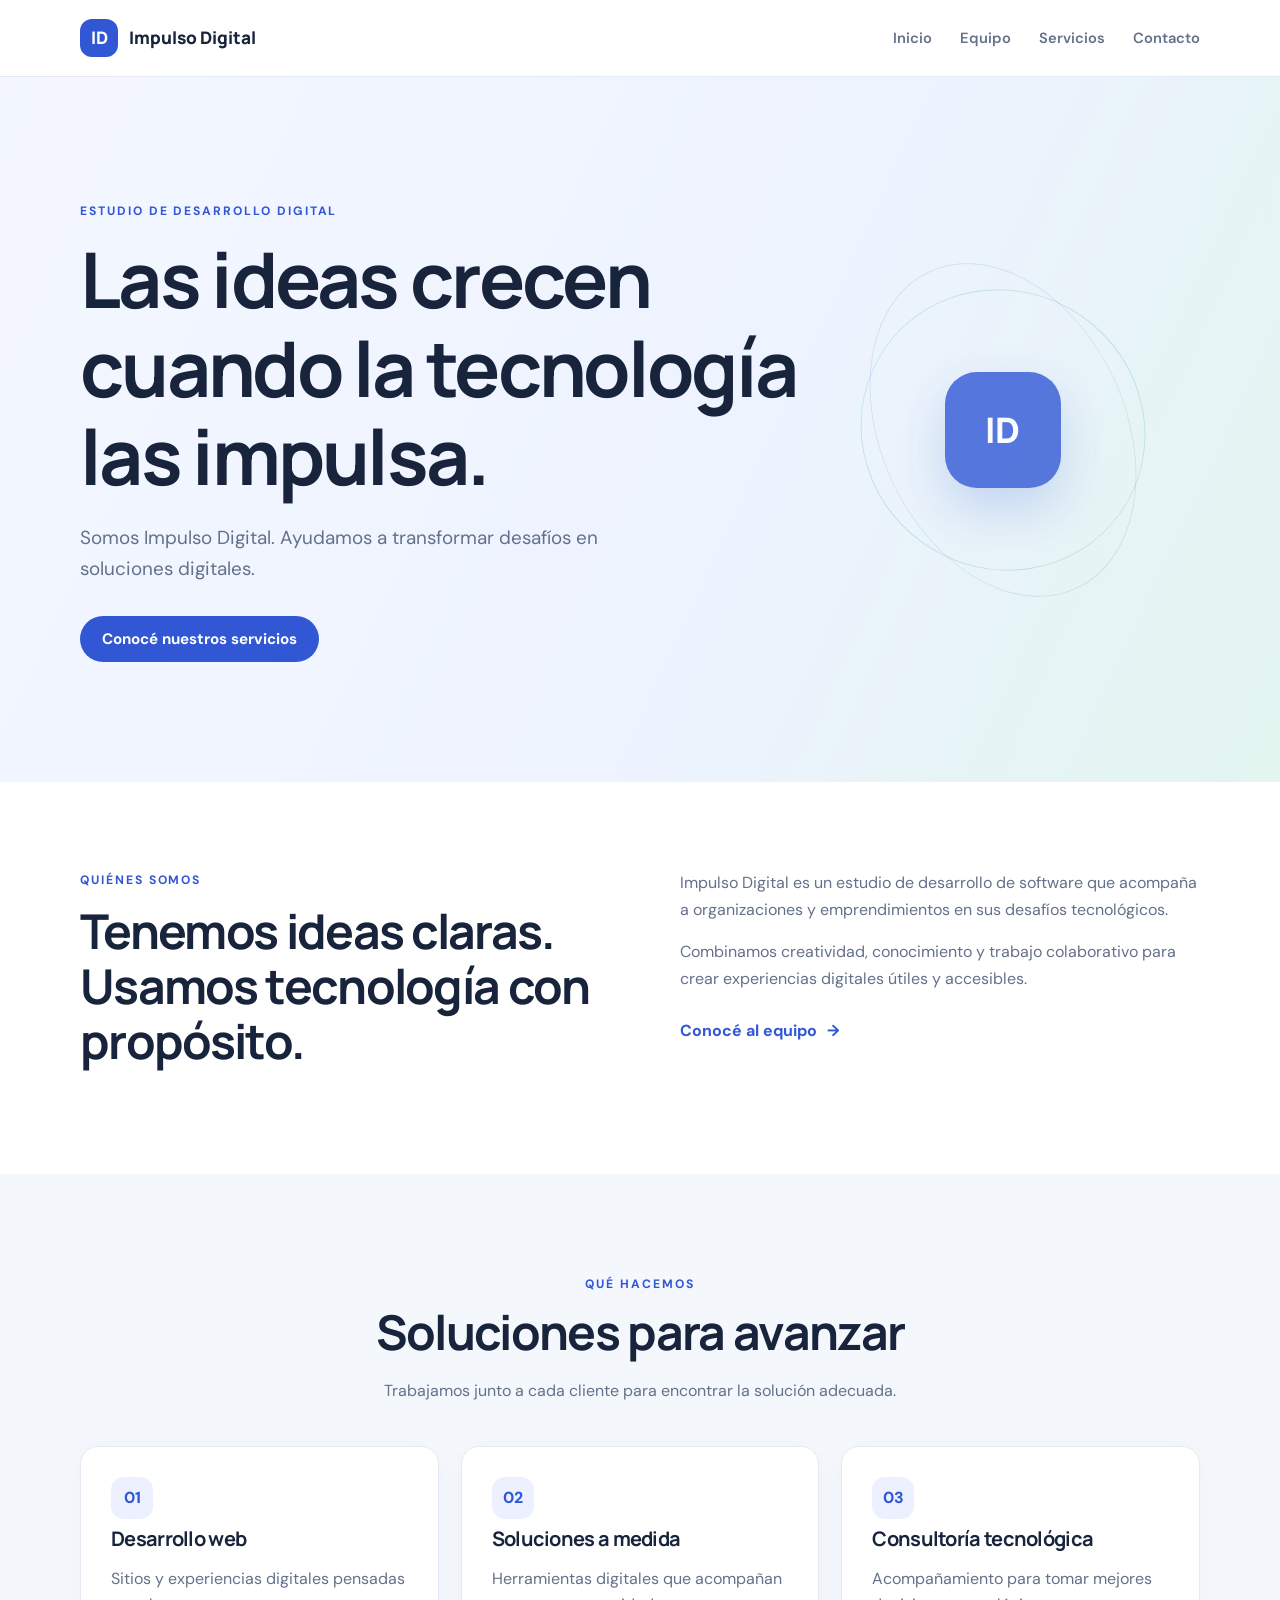
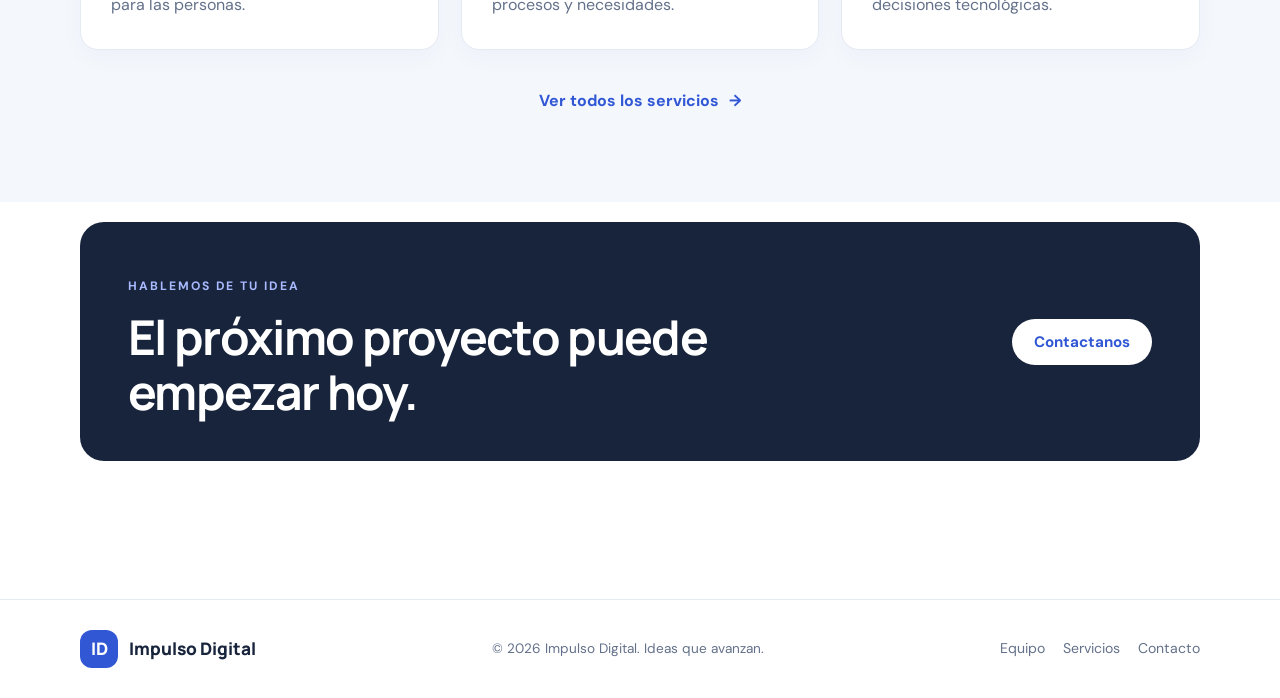
<file: index.html>
<!DOCTYPE html>
<html lang="es">
<head>
  <meta charset="UTF-8">
  <meta name="viewport" content="width=device-width, initial-scale=1.0">
  <meta name="description" content="Impulso Digital: tecnología que impulsa ideas.">
  <title>Impulso Digital | Inicio</title>
  <link rel="stylesheet" href="css/style.css">
</head>
<body>
  <div id="navbar-container"></div>

  <main>
    <section class="hero">
      <div class="container hero-content">
        <p class="eyebrow">ESTUDIO DE DESARROLLO DIGITAL</p>
        <h1>Las ideas crecen cuando la tecnología las impulsa.</h1>
        <p class="hero-copy">
          Somos Impulso Digital. Ayudamos a transformar desafíos en soluciones digitales.
        </p>
        <a class="button button-primary" href="servicios.html">Conocé nuestros servicios</a>
      </div>

      <div class="hero-decoration" aria-hidden="true">
        <div class="orbit orbit-one"></div>
        <div class="orbit orbit-two"></div>
        <div class="orbit-center">ID</div>
      </div>
    </section>

    <section class="section intro-section">
      <div class="container two-column">
        <div>
          <p class="eyebrow">QUIÉNES SOMOS</p>
          <h2>Tenemos ideas claras. Usamos tecnología con propósito.</h2>
        </div>

        <div>
          <p>
            Impulso Digital es un estudio de desarrollo de software que acompaña a organizaciones y
            emprendimientos en sus desafíos tecnológicos.
          </p>
          <p>
            Combinamos creatividad, conocimiento y trabajo colaborativo para crear experiencias
            digitales útiles y accesibles.
          </p>
          <a class="text-link" href="equipo.html">
            Conocé al equipo <span aria-hidden="true">→</span>
          </a>
        </div>
      </div>
    </section>

    <section class="section soft-section">
      <div class="container">
        <div class="section-heading">
          <p class="eyebrow">QUÉ HACEMOS</p>
          <h2>Soluciones para avanzar</h2>
          <p>Trabajamos junto a cada cliente para encontrar la solución adecuada.</p>
        </div>

        <div class="card-grid three-cards">
          <article class="info-card">
            <span class="card-icon">01</span>
            <h3>Desarrollo web</h3>
            <p>Sitios y experiencias digitales pensadas para las personas.</p>
          </article>
          <article class="info-card">
            <span class="card-icon">02</span>
            <h3>Soluciones a medida</h3>
            <p>Herramientas digitales que acompañan procesos y necesidades.</p>
          </article>
          <article class="info-card">
            <span class="card-icon">03</span>
            <h3>Consultoría tecnológica</h3>
            <p>Acompañamiento para tomar mejores decisiones tecnológicas.</p>
          </article>
        </div>

        <div class="center-action">
          <a class="text-link" href="servicios.html">
            Ver todos los servicios <span aria-hidden="true">→</span>
          </a>
        </div>
      </div>
    </section>

    <section class="section cta-section">
      <div class="container cta-panel">
        <div>
          <p class="eyebrow">HABLEMOS DE TU IDEA</p>
          <h2>El próximo proyecto puede empezar hoy.</h2>
        </div>
        <a class="button button-light" href="contacto.html">Contactanos</a>
      </div>
    </section>
  </main>

  <footer id="footer-container"></footer>
  <script src="js/navbar.js"></script>
  <script src="js/main.js"></script>
</body>
</html>
</file>
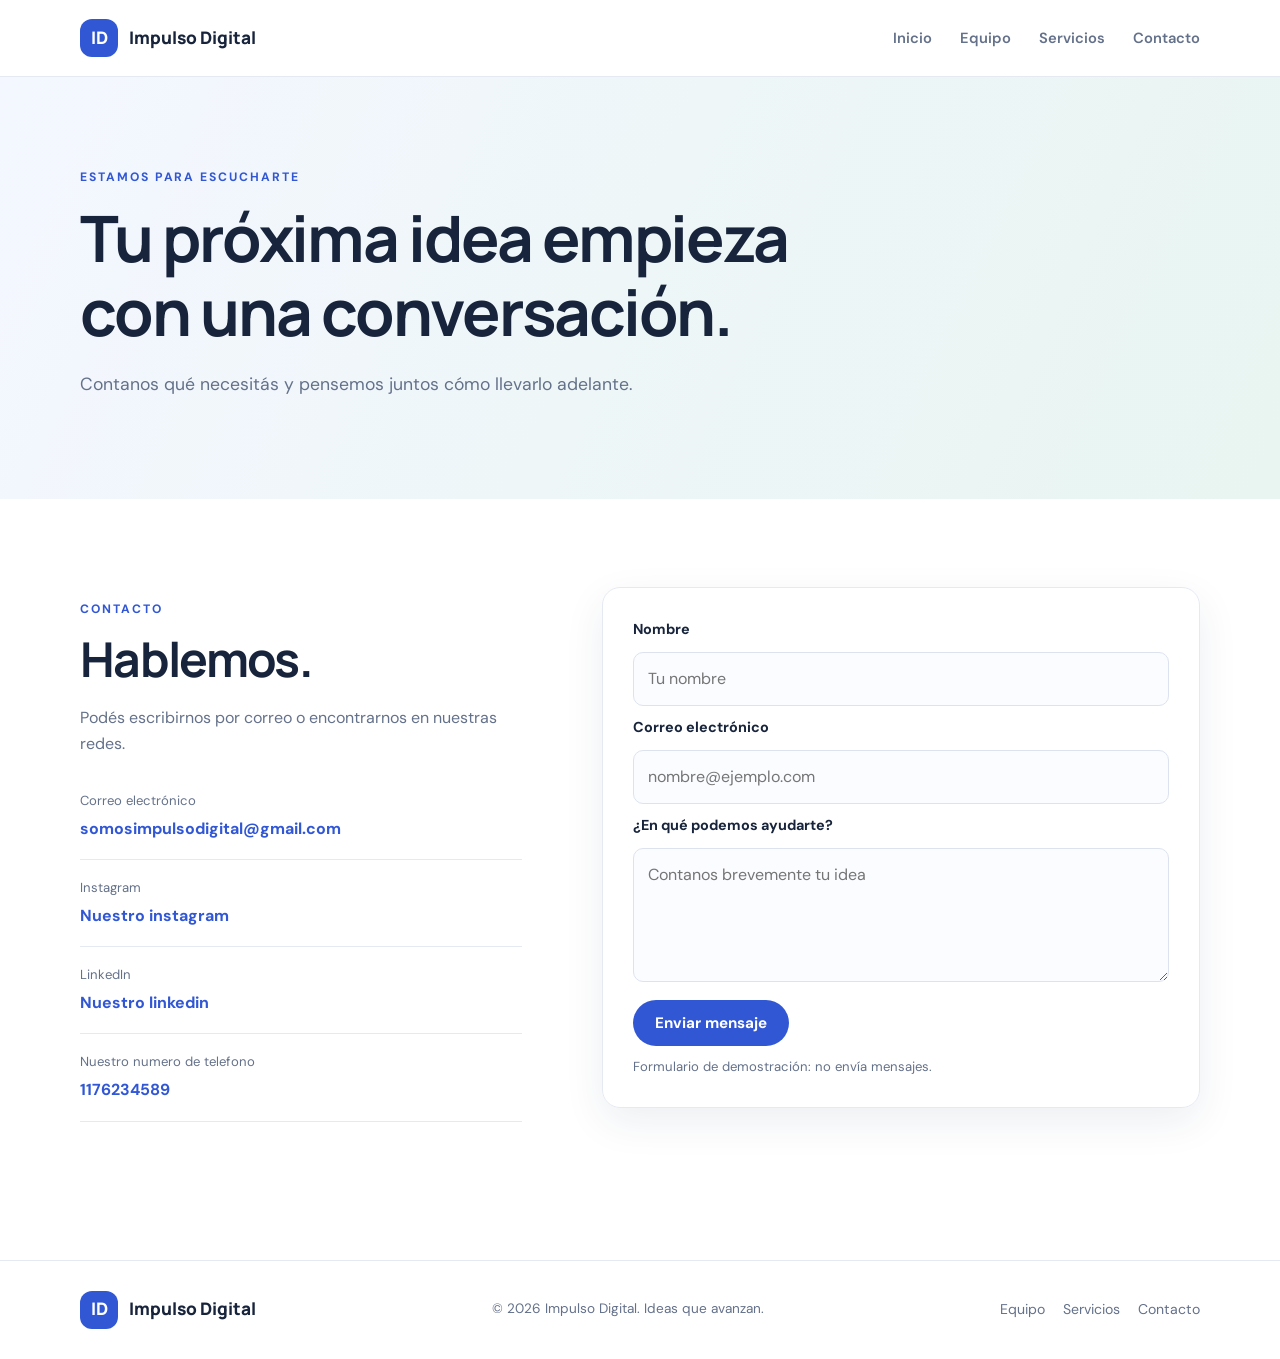
<file: contacto.html>
<!DOCTYPE html>
<html lang="es">
<head>
  <meta charset="UTF-8">
  <meta name="viewport" content="width=device-width, initial-scale=1.0">
  <title>Impulso Digital | Contacto</title>
  <link rel="stylesheet" href="css/style.css">
</head>
<body>
  <div id="navbar-container"></div>

  <main>
    <section class="page-hero">
      <div class="container">
        <p class="eyebrow">ESTAMOS PARA ESCUCHARTE</p>
        <h1>Tu próxima idea empieza con una conversación.</h1>
        <p>Contanos qué necesitás y pensemos juntos cómo llevarlo adelante.</p>
      </div>
    </section>

    <section class="section">
      <div class="container contact-layout">
        <div class="contact-details">
          <p class="eyebrow">CONTACTO</p>
          <h2>Hablemos.</h2>
          <p>Podés escribirnos por correo o encontrarnos en nuestras redes.</p>

          <div class="contact-item">
            <span class="contact-label">Correo electrónico</span>
            <a href="mailto:somosimpulsodigital@gmail.com">somosimpulsodigital@gmail.com</a>
          </div>
          <div class="contact-item">
            <span class="contact-label">Instagram</span>
            <a href="#" target="_blank" rel="noopener"><a href="https://www.instagram.com/impulssodigital1?mdxt=eWVjZTFjbzZ1dGtz">Nuestro instagram</a>
          </div>
          <div class="contact-item">
            <span class="contact-label">LinkedIn</span>
            <a href="#" target="_blank" rel="noopener"><a href="https://www.linkedin.com/in/matiaserios/?lipi=urn%3Ali%3Apage%3Ad_flagship3_profile_view_base_contact_details%3BlEzfSAZSRJmqI3IRo81wVg%3D%3D">Nuestro linkedin</a>
          </div>
           <div class="contact-item">
            <span class="contact-label">Nuestro numero de telefono</span>
            <a href="#" target="_blank" rel="noopener">1176234589
          </div>
        </div>

        <form class="contact-form" id="contact-form">
          <label for="name">Nombre</label>
          <input id="name" name="name" type="text" placeholder="Tu nombre" required>

          <label for="email">Correo electrónico</label>
          <input id="email" name="email" type="email" placeholder="nombre@ejemplo.com" required>

          <label for="message">¿En qué podemos ayudarte?</label>
          <textarea id="message" name="message" rows="4" placeholder="Contanos brevemente tu idea" required></textarea>

          <button class="button button-primary" type="submit">Enviar mensaje</button>
          <p class="form-feedback" id="form-feedback" aria-live="polite">Formulario de demostración: no envía mensajes.</p>
        </form>
      </div>
    </section>
  </main>

  <footer id="footer-container"></footer>
  <script src="js/navbar.js"></script>
  <script src="js/main.js"></script>
</body>
</html>
</file>
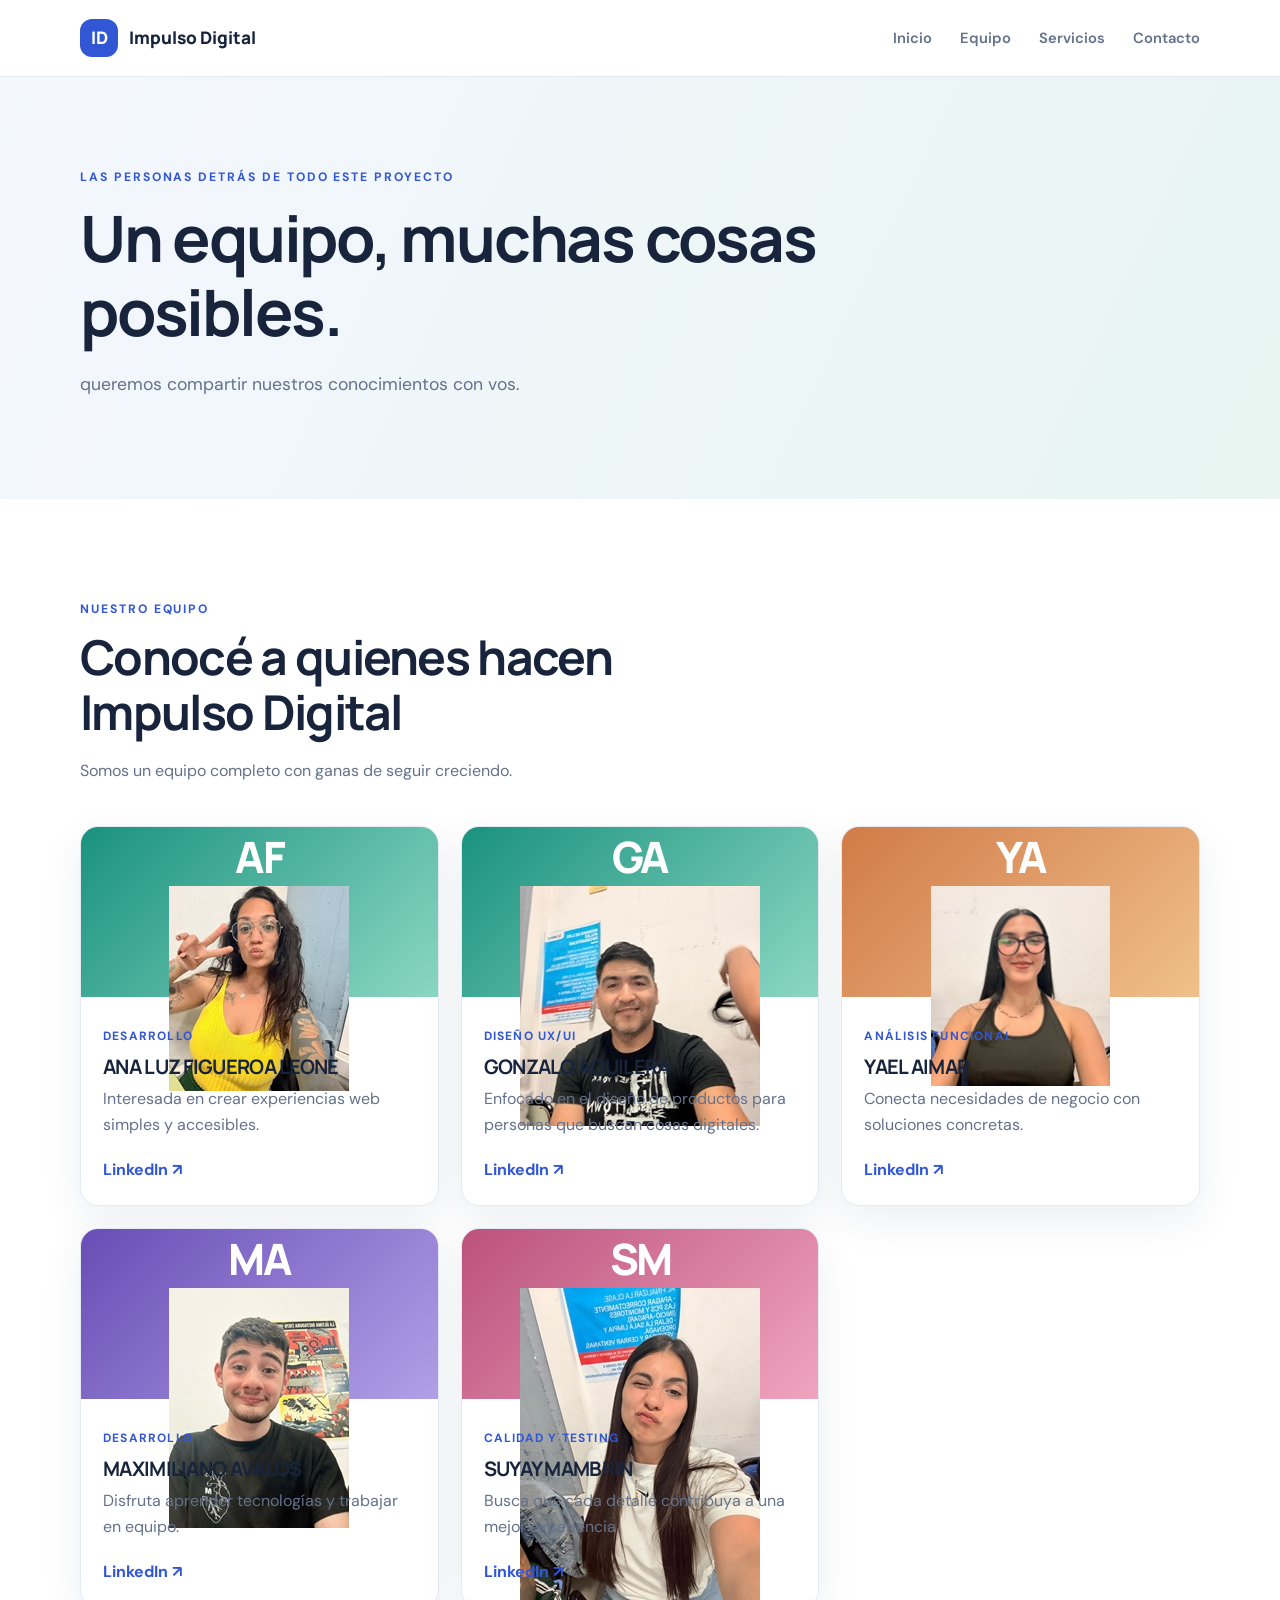
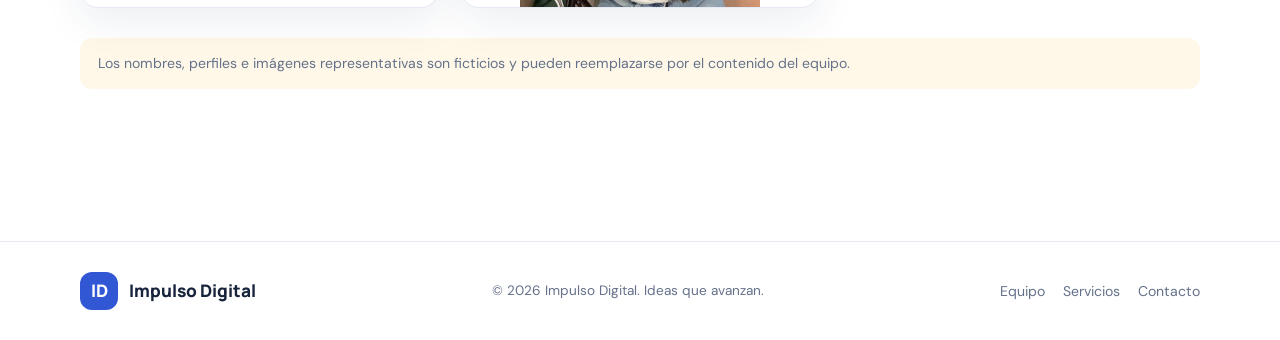
<file: equipo.html>
<!DOCTYPE html>
<html lang="es">
<head>
  <meta charset="UTF-8">
  <meta name="viewport" content="width=device-width, initial-scale=1.0">
  <title>Impulso Digital | El Equipo que te va ayudar</title>
  <link rel="stylesheet" href="css/style.css">
</head>
<body>
  <div id="navbar-container"></div>

  <main>
    <section class="page-hero">
      <div class="container">
        <p class="eyebrow">LAS PERSONAS DETRÁS DE TODO ESTE PROYECTO</p>
        <h1>Un equipo, muchas cosas posibles.</h1>
        <p>
          queremos compartir nuestros conocimientos con vos.
        </p>
      </div>
    </section>

    <section class="section">
      <div class="container">
        <div class="section-heading align-left">
          <p class="eyebrow">NUESTRO EQUIPO</p>
          <h2>Conocé a quienes hacen Impulso Digital</h2>
          <p>Somos un equipo completo con ganas de seguir creciendo.</p>
        </div>

        <div class="team-grid">
          <article class="team-card">
            <div class="avatar avatar-b">AF
              
<img src="assets/images/i5.jpeg" alt="imagen">
            </div>
            <div class="team-card-body">
              <p class="team-role">Desarrollo</p>
              <h3>ANA LUZ FIGUEROA LEONE</h3>
              <p>Interesada en crear experiencias web simples y accesibles.</p>
              <a class="text-link" href="#" aria-label="LinkedIn de Martina Ríos">LinkedIn ↗</a>
            </div>
          </article>

          <article class="team-card">
            <div class="avatar avatar-b">GA
              <img src="assets/images/i2.jpeg" alt="imagen">
            </div>
            <div class="team-card-body">
              <p class="team-role">Diseño UX/UI</p>
              <h3>GONZALO AGUILERA</h3>
              <p>Enfocado en el diseño de productos para personas que buscan cosas digitales.</p>
              <a class="text-link" href="#" aria-label="LinkedIn de Tomás Gómez">LinkedIn ↗</a>
            </div>
          </article>

          <article class="team-card">
            <div class="avatar avatar-c">YA
              <img src="assets/images/img1.jpeg" 
              alt="imagen" alt="centred-image"
              style="width:50%">
            </div>
            <div class="team-card-body">
              <p class="team-role">Análisis funcional</p>
              <h3>YAEL AIMAR</h3>
              <p>Conecta necesidades de negocio con soluciones concretas.</p>
              <a class="text-link" href="#" aria-label="LinkedIn de Lucía Pérez">LinkedIn ↗</a>
            </div>
          </article>

          <article class="team-card">
            <div class="avatar avatar-d">MA
              <img src="assets/images/i4.jpeg" alt="imagen">
            </div>
            <div class="team-card-body">
              <p class="team-role">Desarrollo</p>
              <h3>MAXIMILIANO AVALOS</h3>
              <p>Disfruta aprender tecnologías y trabajar en equipo.</p>
              <a class="text-link" href="#" aria-label="LinkedIn de Facundo Núñez">LinkedIn ↗</a>
            </div>
          </article>

          <article class="team-card">
            <div class="avatar avatar-e">SM
              <img src="assets/images/i3.jpeg" alt="imagen">
            </div>
            <div class="team-card-body">
              <p class="team-role">Calidad y testing</p>
              <h3>SUYAY MAMBRIN</h3>
              <p>Busca que cada detalle contribuya a una mejor experiencia.</p>
              <a class="text-link" href="#" aria-label="LinkedIn de Sofía Vega">LinkedIn ↗</a>
            </div>
          </article>
        </div>

        <p class="notice">
          Los nombres, perfiles e imágenes representativas son ficticios y pueden reemplazarse por
          el contenido del equipo.
        </p>
      </div>
    </section>
  </main>

  <footer id="footer-container"></footer>
  <script src="js/navbar.js"></script>
  <script src="js/main.js"></script>
</body>
</html>
</file>
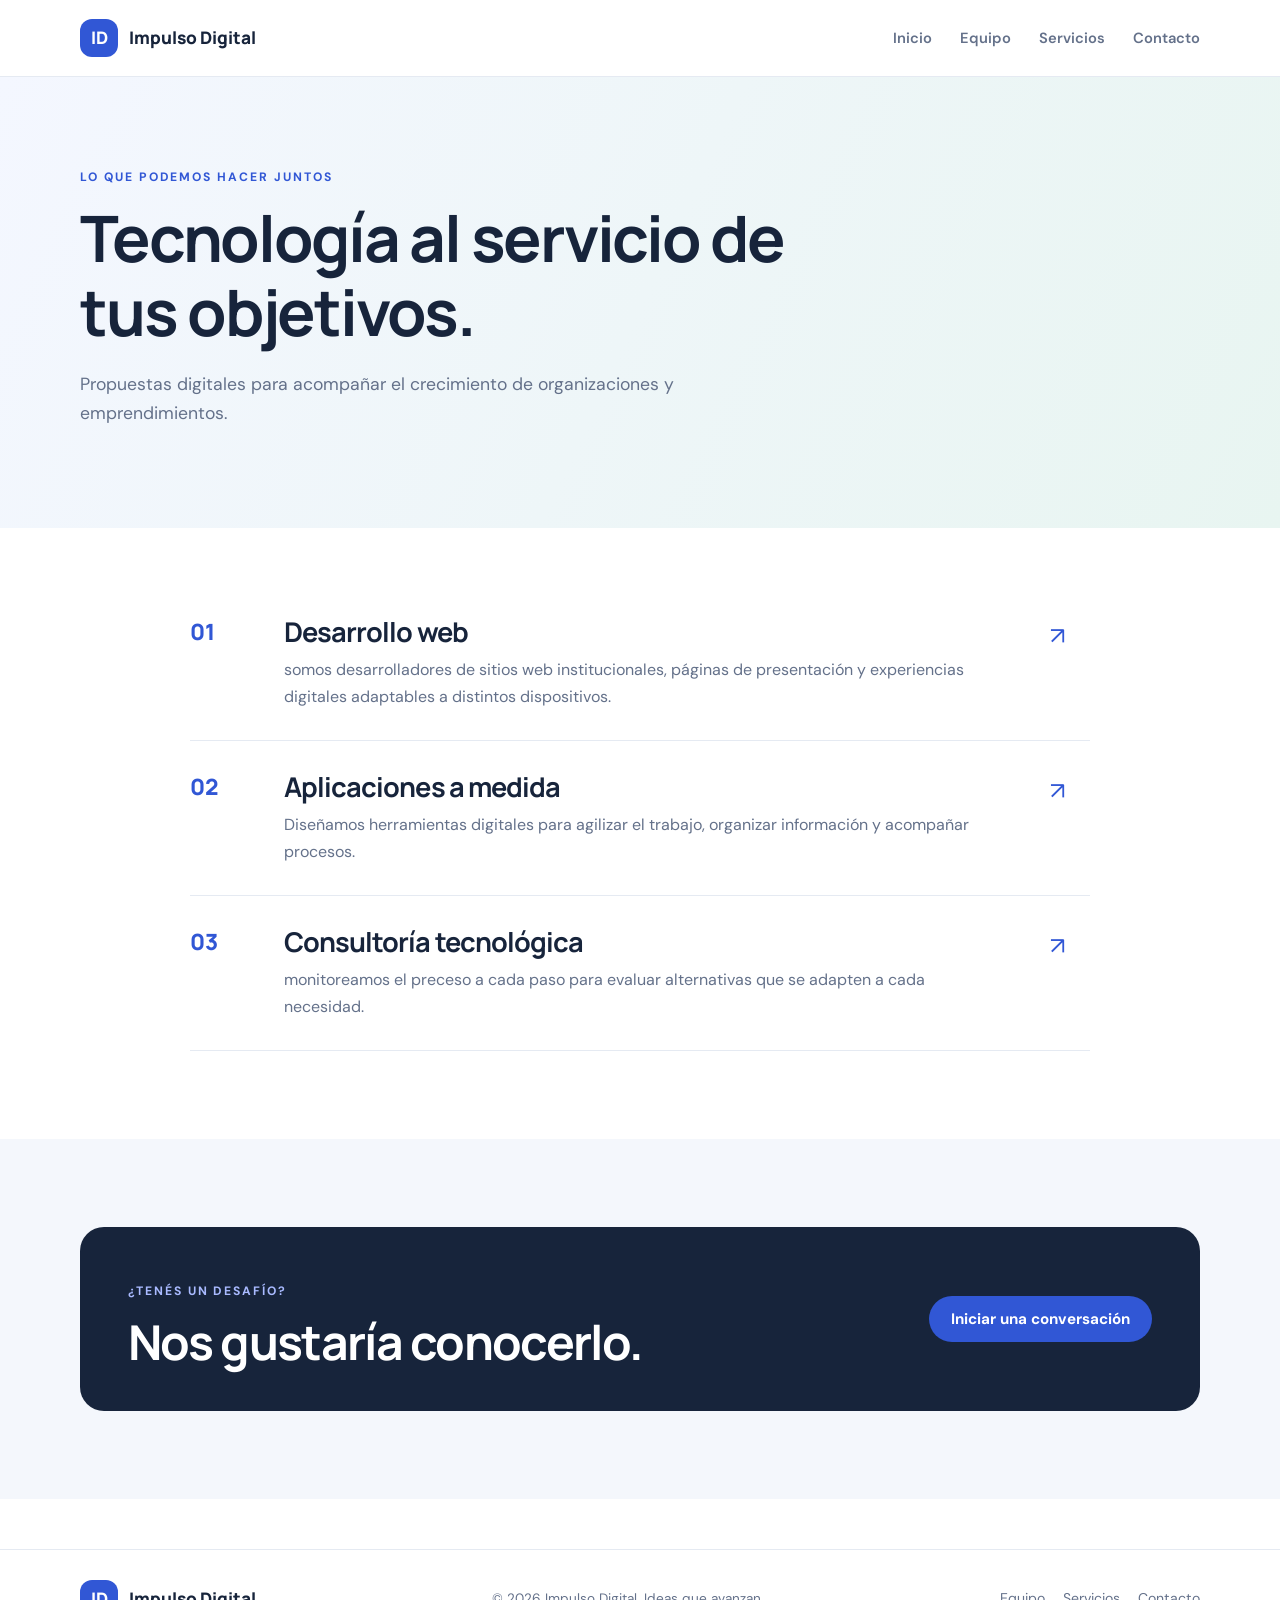
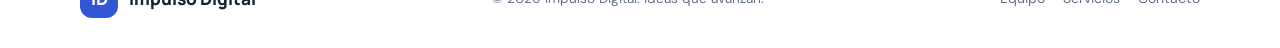
<file: servicios.html>
<!DOCTYPE html>
<html lang="es">
<head>
  <meta charset="UTF-8">
  <meta name="viewport" content="width=device-width, initial-scale=1.0">
  <title>Impulso Digital | Servicios</title>
  <link rel="stylesheet" href="css/style.css">
</head>
<body>
  <div id="navbar-container"></div>

  <main>
    <section class="page-hero">
      <div class="container">
        <p class="eyebrow">LO QUE PODEMOS HACER JUNTOS</p>
        <h1>Tecnología al servicio de tus objetivos.</h1>
        <p>
          Propuestas digitales para acompañar el crecimiento de organizaciones y emprendimientos.
        </p>
      </div>
    </section>

    <section class="section">
      <div class="container service-list">
        <article class="service-row">
          <span class="service-number">01</span>
          <div>
            <h2>Desarrollo web</h2>
            <p>
              somos desarrolladores de sitios web institucionales, páginas de presentación y
              experiencias digitales adaptables a distintos dispositivos.
            </p>
          </div>
          <span class="service-arrow">↗</span>
        </article>

        <article class="service-row">
          <span class="service-number">02</span>
          <div>
            <h2>Aplicaciones a medida</h2>
            <p>
              Diseñamos herramientas digitales para agilizar el trabajo, organizar información y
              acompañar procesos.
            </p>
          </div>
          <span class="service-arrow">↗</span>
        </article>

        <article class="service-row">
          <span class="service-number">03</span>
          <div>
            <h2>Consultoría tecnológica</h2>
            <p>
              monitoreamos el preceso a cada paso para  evaluar alternativas que se adapten a cada 
              necesidad.
            </p>
          </div>
          <span class="service-arrow">↗</span>
        </article>
      </div>
    </section>

    <section class="section soft-section">
      <div class="container cta-panel">
        <div>
          <p class="eyebrow">¿TENÉS UN DESAFÍO?</p>
          <h2>Nos gustaría conocerlo.</h2>
        </div>
        <a class="button button-primary" href="contacto.html">Iniciar una conversación</a>
      </div>
    </section>
  </main>

  <footer id="footer-container"></footer>
  <script src="js/navbar.js"></script>
  <script src="js/main.js"></script>
</body>
</html>
</file>
<file: css/style.css>
@import url('https://fonts.googleapis.com/css2?family=DM+Sans:wght@400;500;600;700&family=Manrope:wght@400;500;600;700;800&display=swap');

:root {
  --ink: #17243b;
  --muted: #64718a;
  --blue: #3157d5;
  --blue-dark: #203da5;
  --mint: #dff5ed;
  --paper: #ffffff;
  --soft: #f4f7fc;
  --line: #e5eaf2;
  --radius: 18px;
  --shadow: 0 14px 40px rgba(25, 45, 85, .08);
}

* {
  box-sizing: border-box;
}

html {
  scroll-behavior: smooth;
}

body {
  margin: 0;
  color: var(--ink);
  background: var(--paper);
  font-family: 'DM Sans', Arial, sans-serif;
  line-height: 1.65;
}

h1,
h2,
h3 {
  font-family: 'Manrope', Arial, sans-serif;
  line-height: 1.15;
  letter-spacing: -.035em;
}

h1 {
  max-width: 760px;
  margin: 14px 0 22px;
  font-size: clamp(2.7rem, 6vw, 5rem);
}

h2 {
  margin: 10px 0 18px;
  font-size: clamp(2rem, 4vw, 3rem);
}

h3 {
  margin: 8px 0;
  font-size: 1.25rem;
}

p {
  color: var(--muted);
}

a {
  color: inherit;
  text-decoration: none;
}

.container {
  width: min(1120px, calc(100% - 48px));
  margin: 0 auto;
}

.eyebrow {
  color: var(--blue);
  font-size: .76rem;
  font-weight: 700;
  letter-spacing: .16em;
}

.site-header {
  position: sticky;
  top: 0;
  z-index: 20;
  border-bottom: 1px solid var(--line);
  background: rgba(255, 255, 255, .94);
  backdrop-filter: blur(12px);
}

.nav-inner {
  display: flex;
  min-height: 76px;
  align-items: center;
  justify-content: space-between;
  gap: 24px;
}

.brand {
  display: flex;
  align-items: center;
  gap: 11px;
  font-family: 'Manrope', sans-serif;
  font-size: 1.08rem;
  font-weight: 800;
}

.brand-mark {
  display: grid;
  width: 38px;
  height: 38px;
  place-items: center;
  border-radius: 12px;
  color: white;
  background: var(--blue);
  font-weight: 800;
}

.nav-links {
  display: flex;
  align-items: center;
  gap: 28px;
}

.nav-links a {
  color: var(--muted);
  font-size: .92rem;
  font-weight: 600;
}

.nav-links a:hover,
.nav-links a.active {
  color: var(--blue);
}

.menu-toggle {
  display: none;
  padding: 8px 12px;
  border: 1px solid var(--line);
  border-radius: 10px;
  color: var(--ink);
  background: white;
  font-size: 1.2rem;
  cursor: pointer;
}

.hero {
  position: relative;
  overflow: hidden;
  padding: 112px 0 120px;
  background: linear-gradient(115deg, #f4f7ff 0%, #edf3ff 58%, #e2f5ef 100%);
}

.hero-content {
  position: relative;
  z-index: 2;
}

.hero-copy {
  max-width: 560px;
  margin: 0 0 32px;
  font-size: 1.18rem;
}

.hero-decoration {
  position: absolute;
  top: 50%;
  right: 8%;
  width: 350px;
  height: 350px;
  transform: translateY(-50%);
  opacity: .8;
}

.orbit {
  position: absolute;
  inset: 0;
  border: 1px solid rgba(49, 87, 213, .18);
  border-radius: 50%;
  transform: rotate(-25deg) scaleX(.7);
}

.orbit-two {
  inset: 36px -25px;
  border-color: rgba(33, 160, 125, .28);
  transform: rotate(35deg) scaleX(.72);
}

.orbit-center {
  position: absolute;
  top: 50%;
  left: 50%;
  display: grid;
  width: 116px;
  height: 116px;
  place-items: center;
  transform: translate(-50%, -50%);
  border-radius: 32px;
  color: white;
  background: var(--blue);
  box-shadow: 0 22px 50px rgba(49, 87, 213, .25);
  font: 800 2.2rem 'Manrope';
}

.button {
  display: inline-flex;
  align-items: center;
  justify-content: center;
  padding: 13px 22px;
  border: 0;
  border-radius: 999px;
  font: 700 .95rem 'DM Sans';
  cursor: pointer;
  transition: transform .2s, background .2s;
}

.button:hover {
  transform: translateY(-2px);
}

.button-primary {
  color: white;
  background: var(--blue);
}

.button-primary:hover {
  background: var(--blue-dark);
}

.button-light {
  color: var(--blue);
  background: white;
}

.section {
  padding: 88px 0;
}

.soft-section {
  background: var(--soft);
}

.two-column {
  display: grid;
  grid-template-columns: 1fr 1fr;
  align-items: start;
  gap: 80px;
}

.two-column p:first-child {
  margin-top: 0;
}

.text-link {
  display: inline-flex;
  align-items: center;
  gap: 10px;
  margin-top: 10px;
  color: var(--blue);
  font-weight: 700;
}

.section-heading {
  max-width: 680px;
  margin: 0 auto 42px;
  text-align: center;
}

.section-heading p {
  margin-bottom: 0;
}

.section-heading.align-left {
  margin-left: 0;
  text-align: left;
}

.card-grid {
  display: grid;
  gap: 22px;
}

.three-cards {
  grid-template-columns: repeat(3, 1fr);
}

.info-card {
  padding: 30px;
  border: 1px solid var(--line);
  border-radius: var(--radius);
  background: white;
  box-shadow: 0 8px 25px rgba(25, 45, 85, .03);
}

.info-card p {
  margin-bottom: 0;
}

.card-icon {
  display: inline-grid;
  width: 42px;
  height: 42px;
  place-items: center;
  border-radius: 13px;
  color: var(--blue);
  background: #edf1ff;
  font-weight: 800;
}

.center-action {
  margin-top: 28px;
  text-align: center;
}

.cta-section {
  padding-top: 20px;
}

.cta-panel {
  display: flex;
  align-items: center;
  justify-content: space-between;
  gap: 30px;
  padding: 42px 48px;
  border-radius: 24px;
  background: var(--ink);
}

.cta-panel h2 {
  max-width: 650px;
  margin-bottom: 0;
  color: white;
}

.cta-panel .eyebrow {
  color: #a9baff;
}

.page-hero {
  padding: 78px 0 82px;
  background: linear-gradient(115deg, #f4f7ff, #e8f5f1);
}

.page-hero h1 {
  max-width: 800px;
  font-size: clamp(2.5rem, 5vw, 4.2rem);
}

.page-hero p:last-child {
  max-width: 650px;
  font-size: 1.1rem;
}

.team-grid {
  display: grid;
  grid-template-columns: repeat(3, 1fr);
  gap: 22px;
}

.team-card {
  overflow: hidden;
  border: 1px solid var(--line);
  border-radius: var(--radius);
  background: white;
  box-shadow: var(--shadow);
}

.avatar {
  display: grid;
  height: 170px;
  place-items: center;
  color: white;
  font: 800 2.7rem 'Manrope';
  letter-spacing: -.06em;
}

.avatar-a {
  background: linear-gradient(20deg, #3157d5, #8a9df0);
}

.avatar-b {
  background: linear-gradient(135deg, #1a927e, #8bd7c3);
}

.avatar-c {
  background: linear-gradient(135deg, #d17b48, #f0c08b);
}

.avatar-d {
  background: linear-gradient(135deg, #684db5, #b2a0e8);
}

.avatar-e {
  background: linear-gradient(135deg, #bb527c, #f0a4be);
}

.team-card-body {
  padding: 22px;
}

.team-card-body p {
  margin: 8px 0;
}

.team-role {
  color: var(--blue);
  font-size: .75rem;
  font-weight: 700;
  text-transform: uppercase;
  letter-spacing: .1em;
}

.notice {
  margin-top: 30px;
  padding: 14px 18px;
  border-radius: 12px;
  background: #fff8e8;
  font-size: .88rem;
}

.service-list {
  max-width: 900px;
}

.service-row {
  display: grid;
  grid-template-columns: 70px 1fr 40px;
  align-items: start;
  gap: 24px;
  padding: 30px 0;
  border-bottom: 1px solid var(--line);
}

.service-row:first-child {
  padding-top: 0;
}

.service-number {
  color: var(--blue);
  font: 800 1.4rem 'Manrope';
}

.service-row h2 {
  margin: 0 0 10px;
  font-size: 1.7rem;
}

.service-row p {
  max-width: 700px;
  margin: 0;
}

.service-arrow {
  color: var(--blue);
  font-size: 1.5rem;
}

.contact-layout {
  display: grid;
  grid-template-columns: .85fr 1.15fr;
  gap: 80px;
}

.contact-details h2 {
  font-size: 3rem;
}

.contact-item {
  padding: 17px 0;
  border-bottom: 1px solid var(--line);
}

.contact-label {
  display: block;
  margin-bottom: 4px;
  color: var(--muted);
  font-size: .82rem;
}

.contact-item a {
  color: var(--blue);
  font-weight: 700;
}

.contact-form {
  display: grid;
  gap: 10px;
  padding: 30px;
  border: 1px solid var(--line);
  border-radius: var(--radius);
  box-shadow: var(--shadow);
}

.contact-form label {
  font-size: .9rem;
  font-weight: 700;
}

.contact-form input,
.contact-form textarea {
  width: 100%;
  padding: 13px 14px;
  border: 1px solid #dce3ef;
  border-radius: 10px;
  color: var(--ink);
  background: #fbfcff;
  font: inherit;
}

.contact-form input:focus,
.contact-form textarea:focus {
  outline: 2px solid #cbd6ff;
  border-color: var(--blue);
}

.contact-form .button {
  justify-self: start;
  margin-top: 8px;
}

.form-feedback {
  margin: 0;
  font-size: .82rem;
}

.site-footer {
  margin-top: 50px;
  padding: 30px 0;
  border-top: 1px solid var(--line);
}

.footer-inner {
  display: flex;
  align-items: center;
  justify-content: space-between;
  gap: 20px;
}

.footer-inner p {
  margin: 0;
  font-size: .85rem;
}

.footer-links {
  display: flex;
  gap: 18px;
  color: var(--muted);
  font-size: .88rem;
}

@media (max-width: 850px) {
  .hero-decoration {
    right: -120px;
    opacity: .25;
  }

  .two-column,
  .contact-layout {
    grid-template-columns: 1fr;
    gap: 28px;
  }

  .team-grid {
    grid-template-columns: repeat(2, 1fr);
  }

  .three-cards {
    grid-template-columns: 1fr;
  }
}

@media (max-width: 620px) {
  .container {
    width: min(100% - 32px, 1120px);
  }

  .hero {
    padding: 78px 0 84px;
  }

  .hero-decoration {
    display: none;
  }

  .section {
    padding: 62px 0;
  }

  .nav-inner {
    min-height: 68px;
  }

  .menu-toggle {
    display: inline-block;
  }

  .nav-links {
    position: absolute;
    top: 68px;
    right: 0;
    left: 0;
    display: none;
    flex-direction: column;
    align-items: flex-start;
    gap: 16px;
    padding: 18px 24px 24px;
    border-bottom: 1px solid var(--line);
    background: white;
  }

  .nav-links.is-open {
    display: flex;
  }

  .team-grid {
    grid-template-columns: 1fr;
  }

  .cta-panel {
    align-items: flex-start;
    flex-direction: column;
    padding: 30px 24px;
  }

  .service-row {
    grid-template-columns: 42px 1fr;
    gap: 14px;
  }

  .service-arrow {
    display: none;
  }

  .contact-form {
    padding: 22px;
  }

  .footer-inner {
    align-items: flex-start;
    flex-direction: column;
  }
}
</file>
